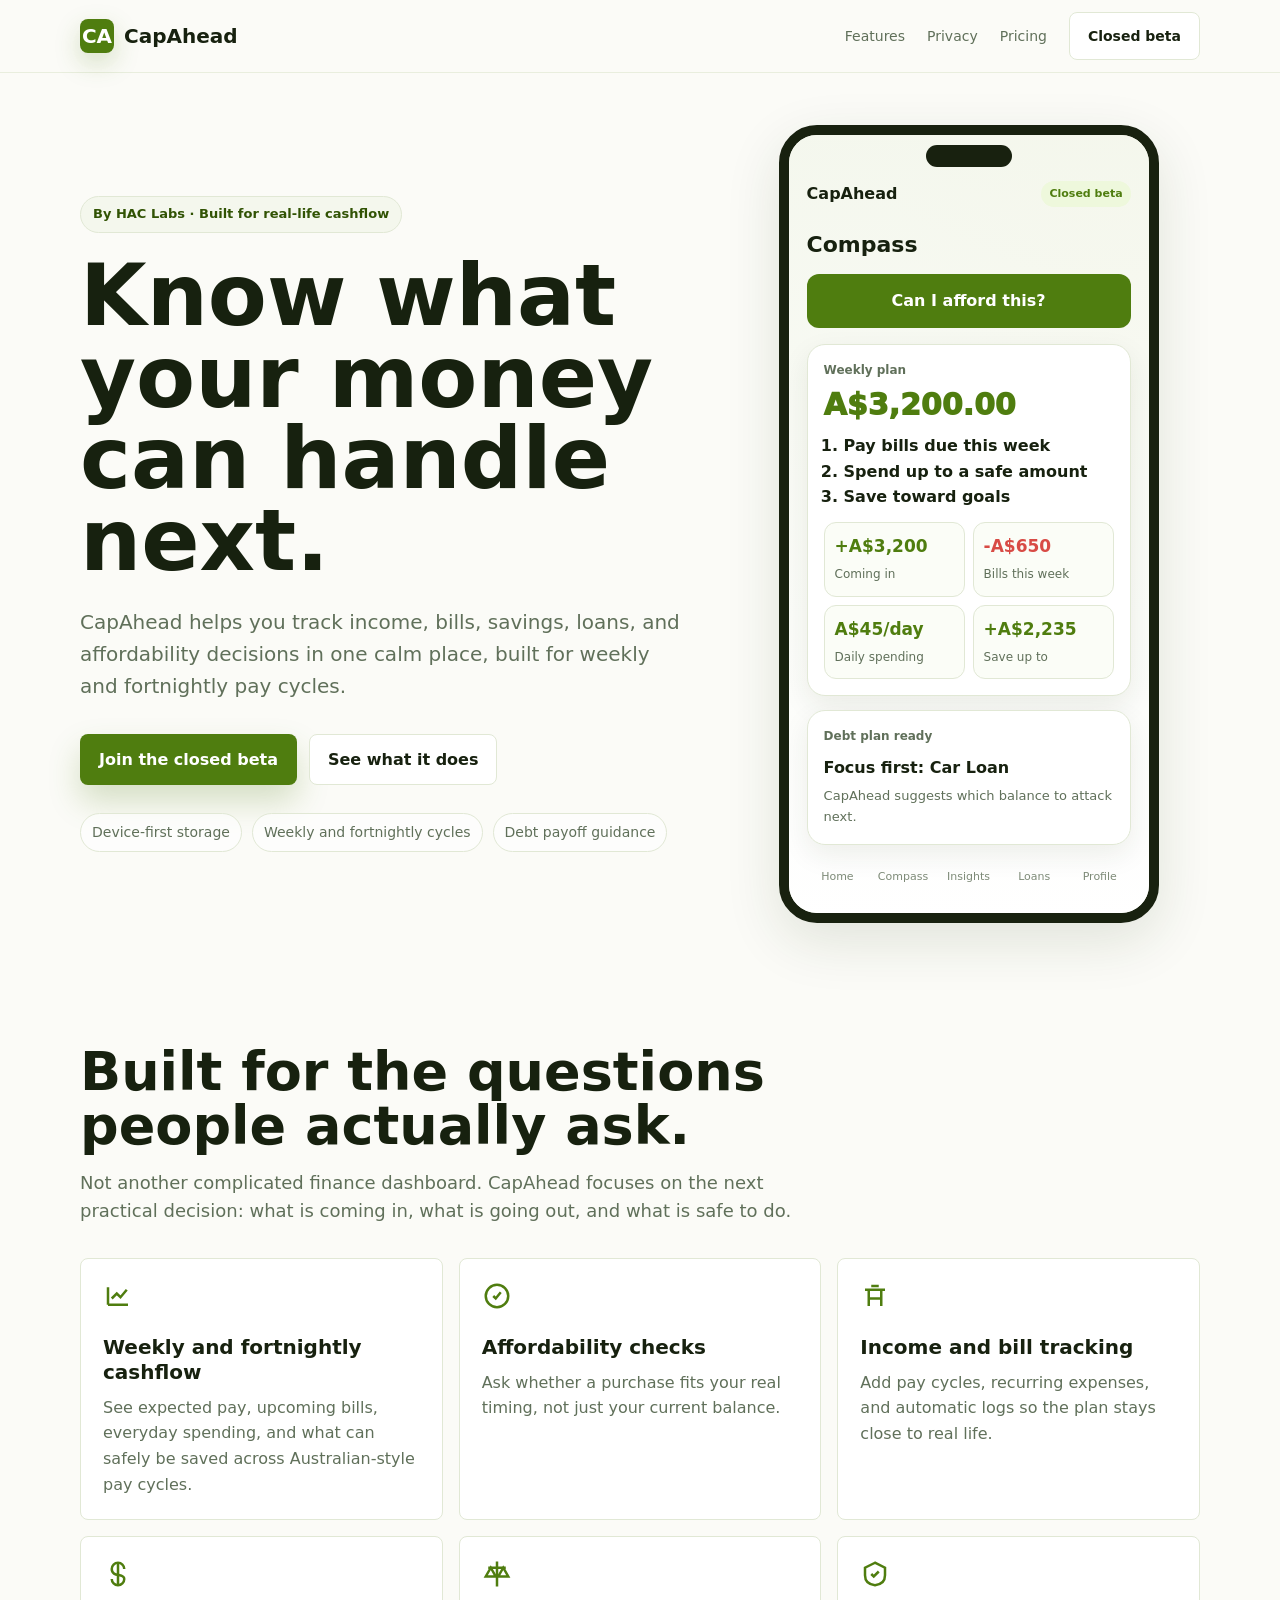
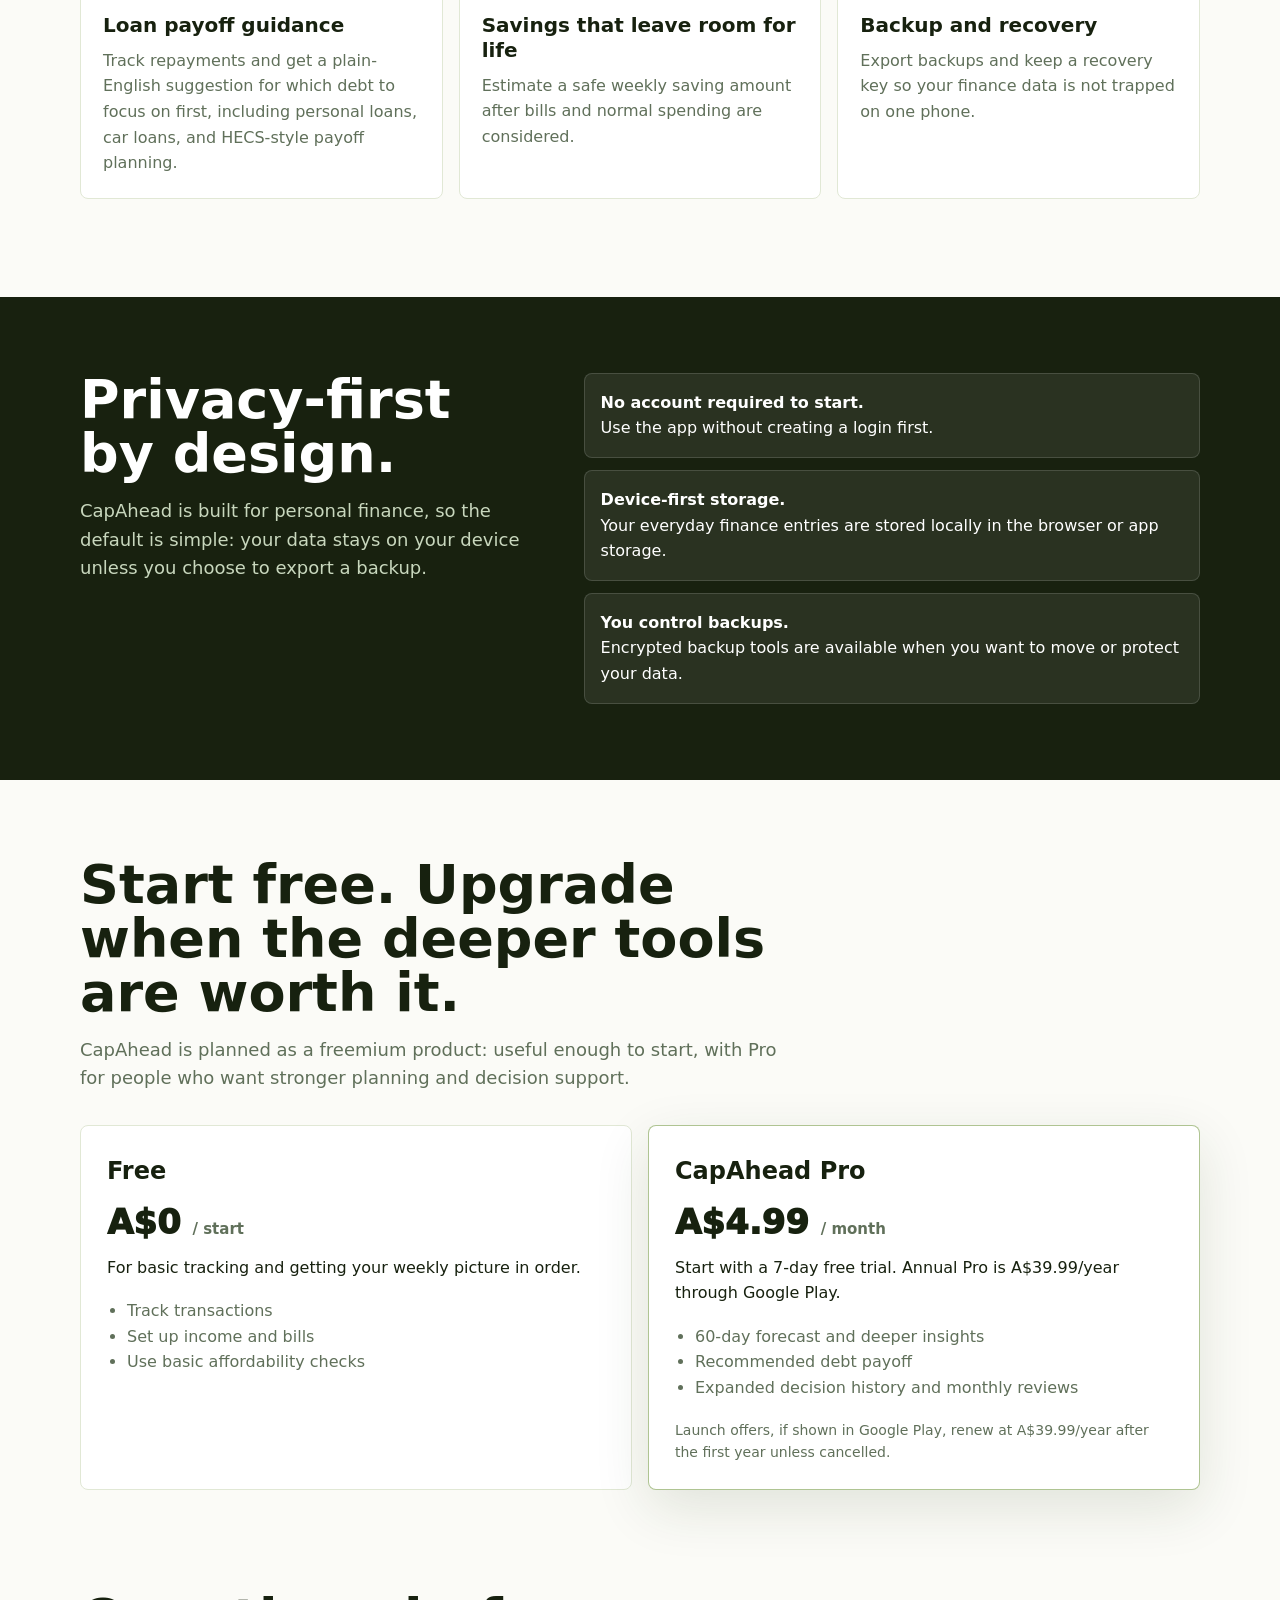
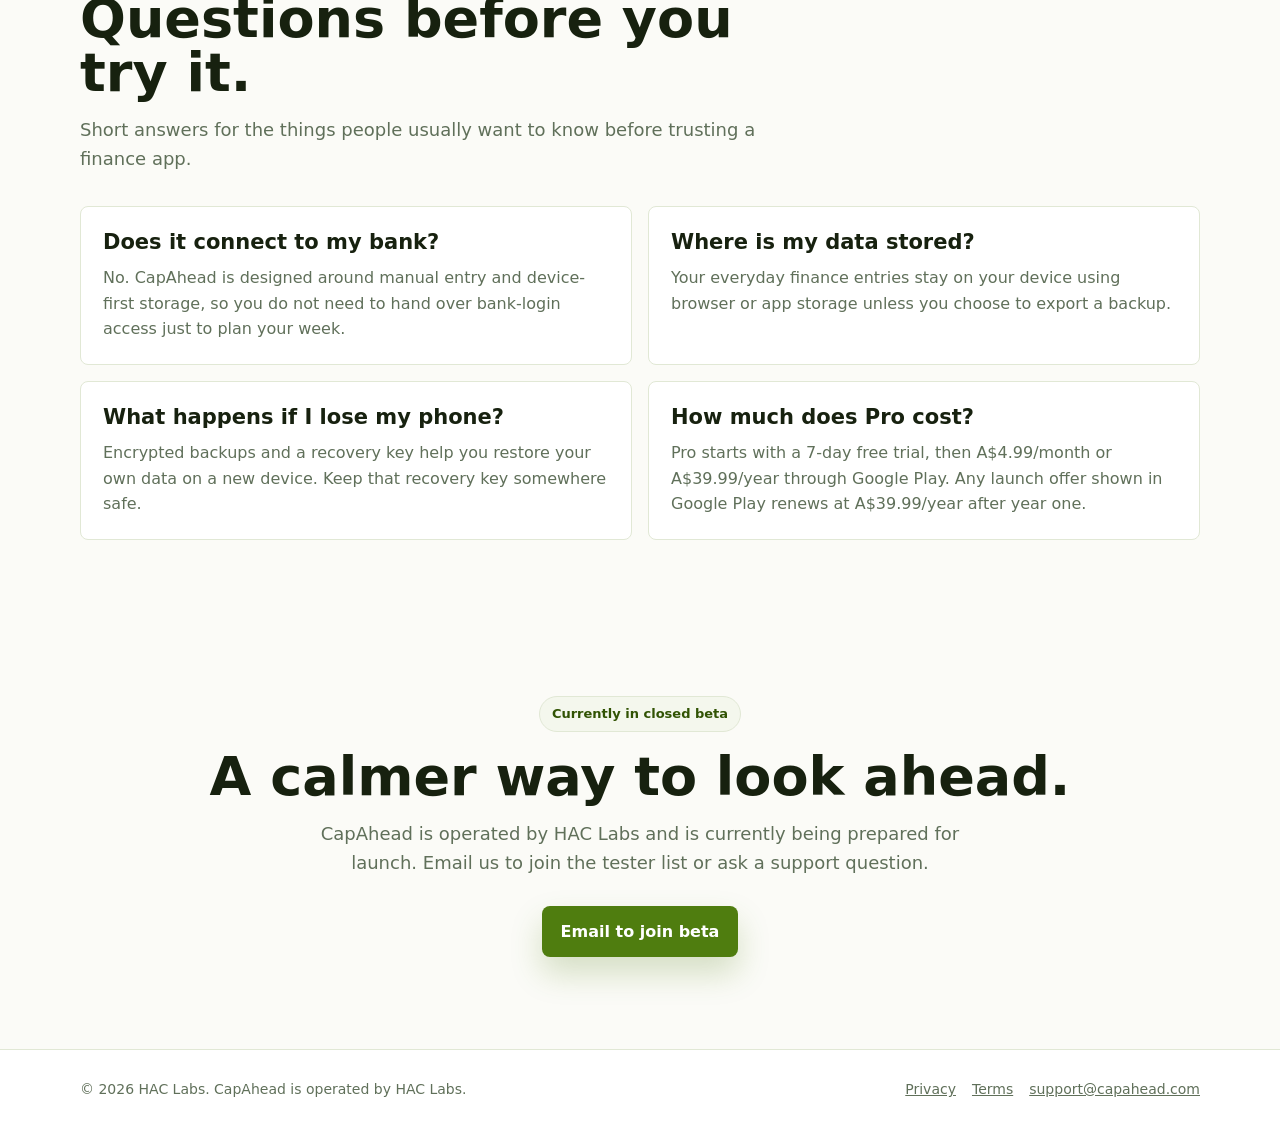
<file: index.html>
<!doctype html>
<html lang="en-AU">
<head>
  <meta charset="utf-8">
  <meta name="viewport" content="width=device-width, initial-scale=1">
  <meta name="description" content="CapAhead is a privacy-first budget planner for weekly and fortnightly pay cycles, bills, affordability checks, savings, and debt payoff.">
  <meta name="theme-color" content="#4f7d0f">
  <meta property="og:title" content="CapAhead — Budget planner">
  <meta property="og:description" content="A calmer budget planner for weekly and fortnightly pay, bills, savings, and debt payoff.">
  <meta property="og:type" content="website">
  <meta property="og:url" content="https://capahead.com/">
  <meta property="og:image" content="https://capahead.com/og-image.png">
  <meta name="twitter:card" content="summary_large_image">
  <link rel="canonical" href="https://capahead.com/">
  <link rel="icon" href="/favicon.svg" type="image/svg+xml">
  <title>CapAhead - Budget Planner for Weekly &amp; Fortnightly Pay | HAC Labs</title>
  <link rel="stylesheet" href="styles.css">
  <script type="application/ld+json">
  {
    "@context": "https://schema.org",
    "@type": "SoftwareApplication",
    "name": "CapAhead",
    "applicationCategory": "FinanceApplication",
    "operatingSystem": "Android",
    "url": "https://capahead.com/",
    "description": "A privacy-first budget planner for weekly and fortnightly pay cycles, bills, affordability checks, savings, and debt payoff.",
    "offers": [
      {
        "@type": "Offer",
        "name": "CapAhead Free",
        "price": "0",
        "priceCurrency": "AUD"
      },
      {
        "@type": "Offer",
        "name": "CapAhead Pro monthly",
        "price": "4.99",
        "priceCurrency": "AUD"
      },
      {
        "@type": "Offer",
        "name": "CapAhead Pro annual",
        "price": "39.99",
        "priceCurrency": "AUD"
      }
    ],
    "publisher": {
      "@type": "Organization",
      "name": "HAC Labs",
      "url": "https://capahead.com/"
    }
  }
  </script>
</head>
<body>
  <a class="skip-link" href="#main">Skip to main content</a>

  <header class="site-header">
    <nav class="nav" aria-label="Main navigation">
      <a class="brand" href="/" aria-label="CapAhead home">
        <span class="brand-mark" aria-hidden="true">CA</span>
        <span>CapAhead</span>
      </a>
      <div class="nav-links">
        <a href="#features">Features</a>
        <a href="#privacy">Privacy</a>
        <a href="#pricing">Pricing</a>
        <a class="button secondary" href="#signup">Closed beta</a>
      </div>
    </nav>
  </header>

  <main id="main">
    <section class="hero" aria-labelledby="hero-title">
      <div>
        <div class="eyebrow">By HAC Labs &middot; Built for real-life cashflow</div>
        <h1 id="hero-title">Know what your money can handle next.</h1>
        <p class="hero-copy">
          CapAhead helps you track income, bills, savings, loans, and affordability decisions in one calm place, built for weekly and fortnightly pay cycles.
        </p>
        <div class="hero-actions">
          <a class="button primary" href="#signup">Join the closed beta</a>
          <a class="button secondary" href="#features">See what it does</a>
        </div>
        <div class="trust-row" aria-label="Product highlights">
          <span>Device-first storage</span>
          <span>Weekly and fortnightly cycles</span>
          <span>Debt payoff guidance</span>
        </div>
      </div>

      <div class="phone-shell" aria-label="CapAhead product preview">
        <div class="app-preview">
          <div class="app-top">
            <span>CapAhead</span>
            <small>Closed beta</small>
          </div>
          <div class="screen-title">Compass</div>
          <div class="app-cta">Can I afford this?</div>

          <div class="preview-panel">
            <div class="panel-label">Weekly plan</div>
            <div class="big-money">A$3,200.00</div>
            <ol class="plan-list">
              <li>Pay bills due this week</li>
              <li>Spend up to a safe amount</li>
              <li>Save toward goals</li>
            </ol>
            <div class="metric-grid">
              <div class="metric">
                <b>+A$3,200</b>
                <span>Coming in</span>
              </div>
              <div class="metric">
                <b class="danger">-A$650</b>
                <span>Bills this week</span>
              </div>
              <div class="metric">
                <b>A$45/day</b>
                <span>Daily spending</span>
              </div>
              <div class="metric">
                <b>+A$2,235</b>
                <span>Save up to</span>
              </div>
            </div>
          </div>

          <div class="preview-panel">
            <div class="panel-label">Debt plan ready</div>
            <strong>Focus first: Car Loan</strong>
            <p>CapAhead suggests which balance to attack next.</p>
          </div>

          <div class="nav-preview" aria-hidden="true">
            <span>Home</span>
            <span>Compass</span>
            <span>Insights</span>
            <span>Loans</span>
            <span>Profile</span>
          </div>
        </div>
      </div>
    </section>

    <section class="section" id="features" aria-labelledby="features-title">
      <div class="section-head">
        <h2 id="features-title">Built for the questions people actually ask.</h2>
        <p>Not another complicated finance dashboard. CapAhead focuses on the next practical decision: what is coming in, what is going out, and what is safe to do.</p>
      </div>

      <div class="feature-grid">
        <article class="feature">
          <svg viewBox="0 0 24 24" aria-hidden="true" fill="none" stroke="currentColor" stroke-width="2"><path d="M4 19V5"/><path d="M4 19h16"/><path d="m7 14 4-4 3 3 5-6"/></svg>
          <h3>Weekly and fortnightly cashflow</h3>
          <p>See expected pay, upcoming bills, everyday spending, and what can safely be saved across Australian-style pay cycles.</p>
        </article>

        <article class="feature">
          <svg viewBox="0 0 24 24" aria-hidden="true" fill="none" stroke="currentColor" stroke-width="2"><circle cx="12" cy="12" r="9"/><path d="M9 12l2 2 4-5"/></svg>
          <h3>Affordability checks</h3>
          <p>Ask whether a purchase fits your real timing, not just your current balance.</p>
        </article>

        <article class="feature">
          <svg viewBox="0 0 24 24" aria-hidden="true" fill="none" stroke="currentColor" stroke-width="2"><path d="M4 7h16"/><path d="M7 7v13"/><path d="M17 7v13"/><path d="M9 4h6"/><path d="M8 14h8"/></svg>
          <h3>Income and bill tracking</h3>
          <p>Add pay cycles, recurring expenses, and automatic logs so the plan stays close to real life.</p>
        </article>

        <article class="feature">
          <svg viewBox="0 0 24 24" aria-hidden="true" fill="none" stroke="currentColor" stroke-width="2"><path d="M12 3v18"/><path d="M17 8a5 5 0 0 0-10 0c0 7 10 3 10 8a5 5 0 0 1-10 0"/></svg>
          <h3>Loan payoff guidance</h3>
          <p>Track repayments and get a plain-English suggestion for which debt to focus on first, including personal loans, car loans, and HECS-style payoff planning.</p>
        </article>

        <article class="feature">
          <svg viewBox="0 0 24 24" aria-hidden="true" fill="none" stroke="currentColor" stroke-width="2"><path d="M12 2v20"/><path d="M5 7h14"/><path d="M7 7l-4 7h8L7 7Z"/><path d="M17 7l-4 7h8l-4-7Z"/></svg>
          <h3>Savings that leave room for life</h3>
          <p>Estimate a safe weekly saving amount after bills and normal spending are considered.</p>
        </article>

        <article class="feature">
          <svg viewBox="0 0 24 24" aria-hidden="true" fill="none" stroke="currentColor" stroke-width="2"><path d="M12 3 4 7v6c0 5 3.5 7.5 8 8 4.5-.5 8-3 8-8V7l-8-4Z"/><path d="M9 12l2 2 4-4"/></svg>
          <h3>Backup and recovery</h3>
          <p>Export backups and keep a recovery key so your finance data is not trapped on one phone.</p>
        </article>
      </div>
    </section>

    <section class="band" id="privacy" aria-labelledby="privacy-title">
      <div class="band-inner">
        <div>
          <h2 id="privacy-title">Privacy-first by design.</h2>
          <p>CapAhead is built for personal finance, so the default is simple: your data stays on your device unless you choose to export a backup.</p>
        </div>
        <ul class="privacy-list">
          <li><strong>No account required to start.</strong><br>Use the app without creating a login first.</li>
          <li><strong>Device-first storage.</strong><br>Your everyday finance entries are stored locally in the browser or app storage.</li>
          <li><strong>You control backups.</strong><br>Encrypted backup tools are available when you want to move or protect your data.</li>
        </ul>
      </div>
    </section>

    <section class="section" id="pricing" aria-labelledby="pricing-title">
      <div class="section-head">
        <h2 id="pricing-title">Start free. Upgrade when the deeper tools are worth it.</h2>
        <p>CapAhead is planned as a freemium product: useful enough to start, with Pro for people who want stronger planning and decision support.</p>
      </div>

      <div class="pricing">
        <article class="plan">
          <h3>Free</h3>
          <div class="price">A$0 <span>/ start</span></div>
          <p>For basic tracking and getting your weekly picture in order.</p>
          <ul>
            <li>Track transactions</li>
            <li>Set up income and bills</li>
            <li>Use basic affordability checks</li>
          </ul>
        </article>

        <article class="plan pro">
          <h3>CapAhead Pro</h3>
          <div class="price">A$4.99 <span>/ month</span></div>
          <p>Start with a 7-day free trial. Annual Pro is A$39.99/year through Google Play.</p>
          <ul>
            <li>60-day forecast and deeper insights</li>
            <li>Recommended debt payoff</li>
            <li>Expanded decision history and monthly reviews</li>
          </ul>
          <p class="plan-note">Launch offers, if shown in Google Play, renew at A$39.99/year after the first year unless cancelled.</p>
        </article>
      </div>
    </section>

    <section class="section faq" id="faq" aria-labelledby="faq-title">
      <div class="section-head">
        <h2 id="faq-title">Questions before you try it.</h2>
        <p>Short answers for the things people usually want to know before trusting a finance app.</p>
      </div>

      <div class="faq-grid">
        <article class="faq-item">
          <h3>Does it connect to my bank?</h3>
          <p>No. CapAhead is designed around manual entry and device-first storage, so you do not need to hand over bank-login access just to plan your week.</p>
        </article>

        <article class="faq-item">
          <h3>Where is my data stored?</h3>
          <p>Your everyday finance entries stay on your device using browser or app storage unless you choose to export a backup.</p>
        </article>

        <article class="faq-item">
          <h3>What happens if I lose my phone?</h3>
          <p>Encrypted backups and a recovery key help you restore your own data on a new device. Keep that recovery key somewhere safe.</p>
        </article>

        <article class="faq-item">
          <h3>How much does Pro cost?</h3>
          <p>Pro starts with a 7-day free trial, then A$4.99/month or A$39.99/year through Google Play. Any launch offer shown in Google Play renews at A$39.99/year after year one.</p>
        </article>
      </div>
    </section>

    <section class="section final-cta" id="signup" aria-labelledby="final-title">
      <div class="status-pill">Currently in closed beta</div>
      <h2 id="final-title">A calmer way to look ahead.</h2>
      <p>CapAhead is operated by HAC Labs and is currently being prepared for launch. Email us to join the tester list or ask a support question.</p>
      <a class="button primary" href="mailto:support@capahead.com?subject=CapAhead%20closed%20beta">Email to join beta</a>
    </section>
  </main>

  <footer class="site-footer">
    <div class="footer-inner">
      <div>&copy; 2026 HAC Labs. CapAhead is operated by HAC Labs.</div>
      <div class="footer-links">
        <a href="privacy.html">Privacy</a>
        <a href="terms.html">Terms</a>
        <a href="mailto:support@capahead.com">support@capahead.com</a>
      </div>
    </div>
  </footer>
</body>
</html>
</file>
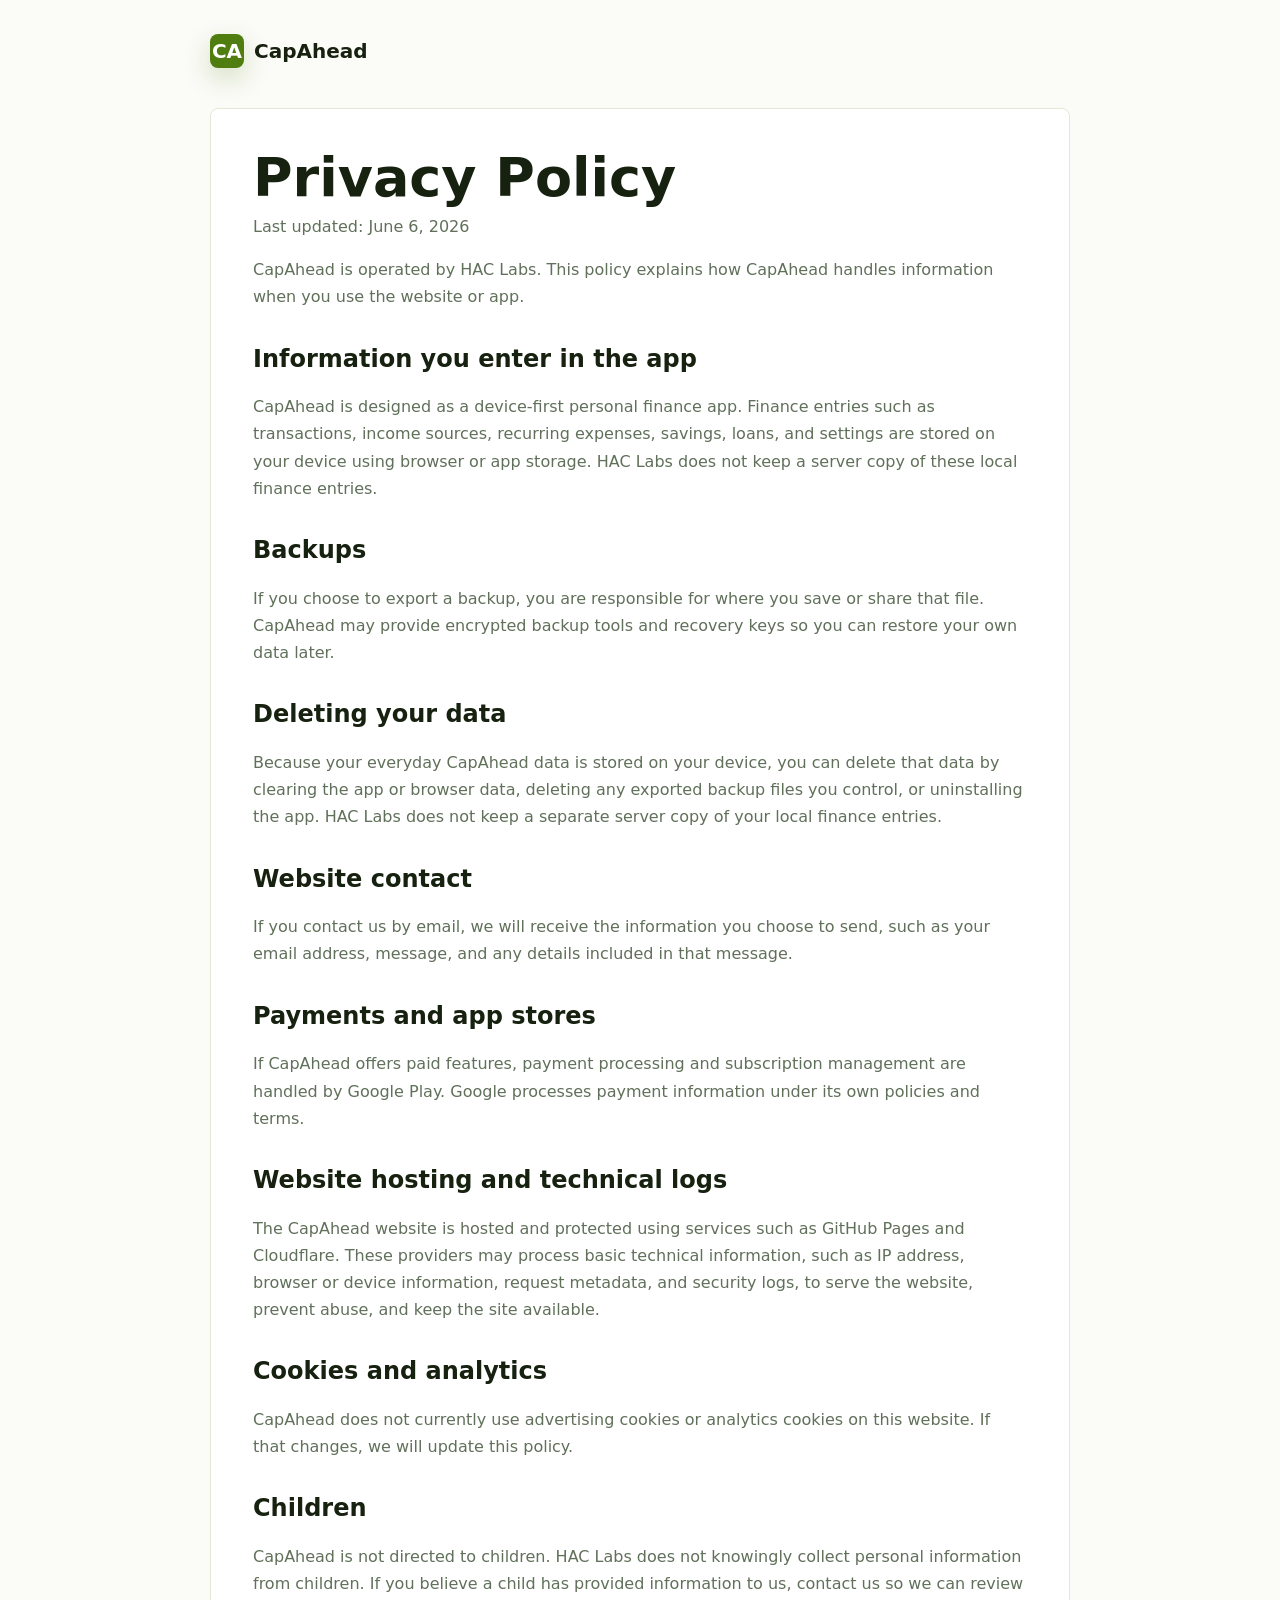
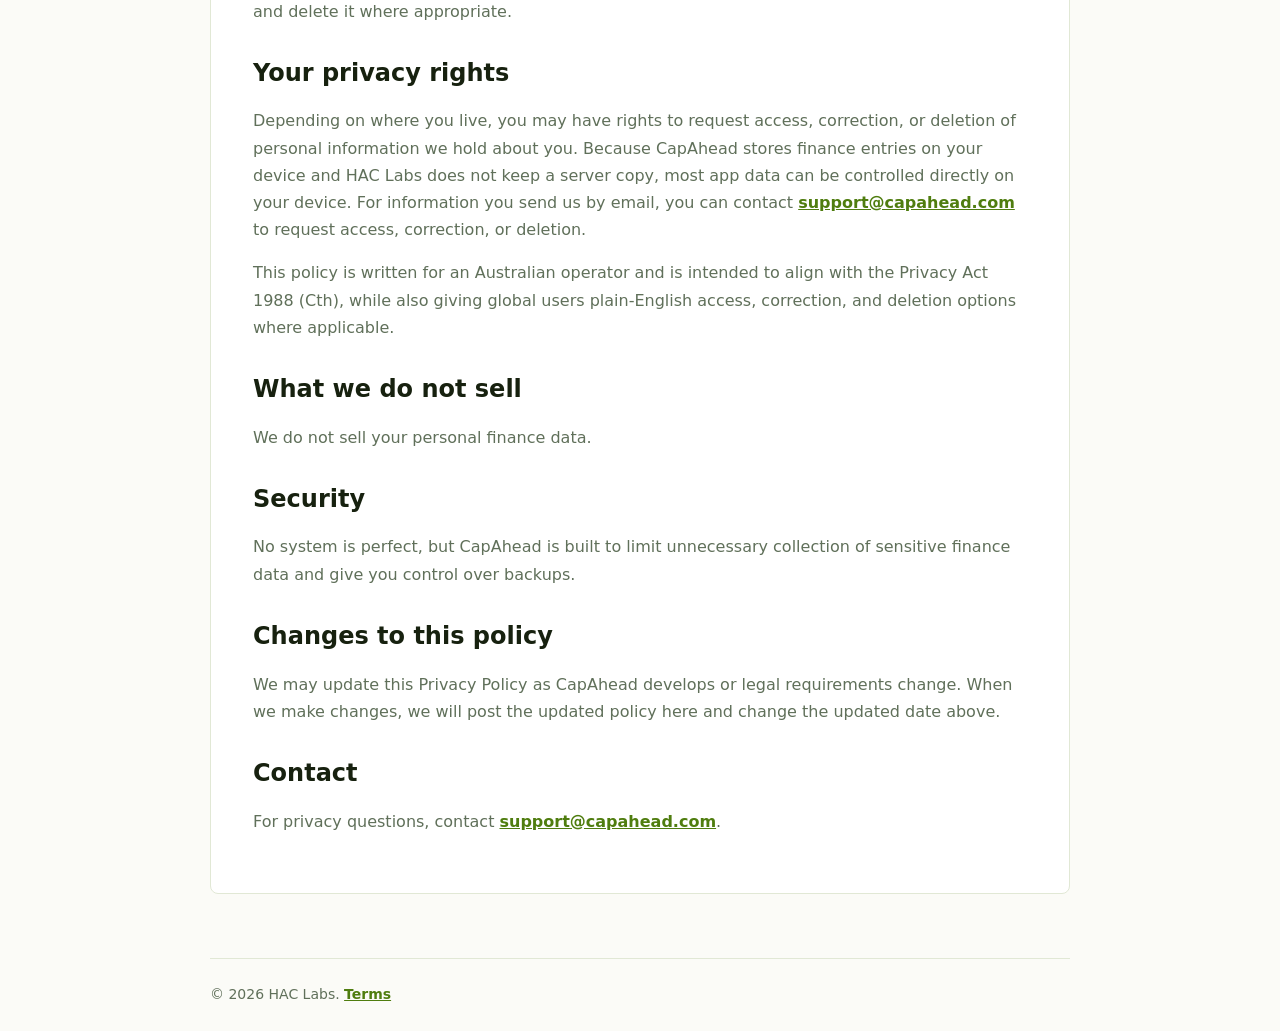
<file: privacy.html>
<!doctype html>
<html lang="en-AU">
<head>
  <meta charset="utf-8">
  <meta name="viewport" content="width=device-width, initial-scale=1">
  <meta name="description" content="Privacy Policy for CapAhead by HAC Labs.">
  <link rel="canonical" href="https://capahead.com/privacy.html">
  <link rel="icon" href="/favicon.svg" type="image/svg+xml">
  <title>Privacy Policy | CapAhead</title>
  <link rel="stylesheet" href="legal.css">
</head>
<body>
  <header>
    <a class="brand" href="/" aria-label="CapAhead home">
      <span class="brand-mark" aria-hidden="true">CA</span>
      <span>CapAhead</span>
    </a>
  </header>
  <main>
    <article class="doc">
      <h1>Privacy Policy</h1>
      <p class="updated">Last updated: June 6, 2026</p>

      <p>CapAhead is operated by HAC Labs. This policy explains how CapAhead handles information when you use the website or app.</p>

      <h2>Information you enter in the app</h2>
      <p>CapAhead is designed as a device-first personal finance app. Finance entries such as transactions, income sources, recurring expenses, savings, loans, and settings are stored on your device using browser or app storage. HAC Labs does not keep a server copy of these local finance entries.</p>

      <h2>Backups</h2>
      <p>If you choose to export a backup, you are responsible for where you save or share that file. CapAhead may provide encrypted backup tools and recovery keys so you can restore your own data later.</p>

      <h2>Deleting your data</h2>
      <p>Because your everyday CapAhead data is stored on your device, you can delete that data by clearing the app or browser data, deleting any exported backup files you control, or uninstalling the app. HAC Labs does not keep a separate server copy of your local finance entries.</p>

      <h2>Website contact</h2>
      <p>If you contact us by email, we will receive the information you choose to send, such as your email address, message, and any details included in that message.</p>

      <h2>Payments and app stores</h2>
      <p>If CapAhead offers paid features, payment processing and subscription management are handled by Google Play. Google processes payment information under its own policies and terms.</p>

      <h2>Website hosting and technical logs</h2>
      <p>The CapAhead website is hosted and protected using services such as GitHub Pages and Cloudflare. These providers may process basic technical information, such as IP address, browser or device information, request metadata, and security logs, to serve the website, prevent abuse, and keep the site available.</p>

      <h2>Cookies and analytics</h2>
      <p>CapAhead does not currently use advertising cookies or analytics cookies on this website. If that changes, we will update this policy.</p>

      <h2>Children</h2>
      <p>CapAhead is not directed to children. HAC Labs does not knowingly collect personal information from children. If you believe a child has provided information to us, contact us so we can review and delete it where appropriate.</p>

      <h2>Your privacy rights</h2>
      <p>Depending on where you live, you may have rights to request access, correction, or deletion of personal information we hold about you. Because CapAhead stores finance entries on your device and HAC Labs does not keep a server copy, most app data can be controlled directly on your device. For information you send us by email, you can contact <a href="mailto:support@capahead.com">support@capahead.com</a> to request access, correction, or deletion.</p>
      <p>This policy is written for an Australian operator and is intended to align with the Privacy Act 1988 (Cth), while also giving global users plain-English access, correction, and deletion options where applicable.</p>

      <h2>What we do not sell</h2>
      <p>We do not sell your personal finance data.</p>

      <h2>Security</h2>
      <p>No system is perfect, but CapAhead is built to limit unnecessary collection of sensitive finance data and give you control over backups.</p>

      <h2>Changes to this policy</h2>
      <p>We may update this Privacy Policy as CapAhead develops or legal requirements change. When we make changes, we will post the updated policy here and change the updated date above.</p>

      <h2>Contact</h2>
      <p>For privacy questions, contact <a href="mailto:support@capahead.com">support@capahead.com</a>.</p>
    </article>
  </main>
  <footer>&copy; 2026 HAC Labs. <a href="terms.html">Terms</a></footer>
</body>
</html>
</file>
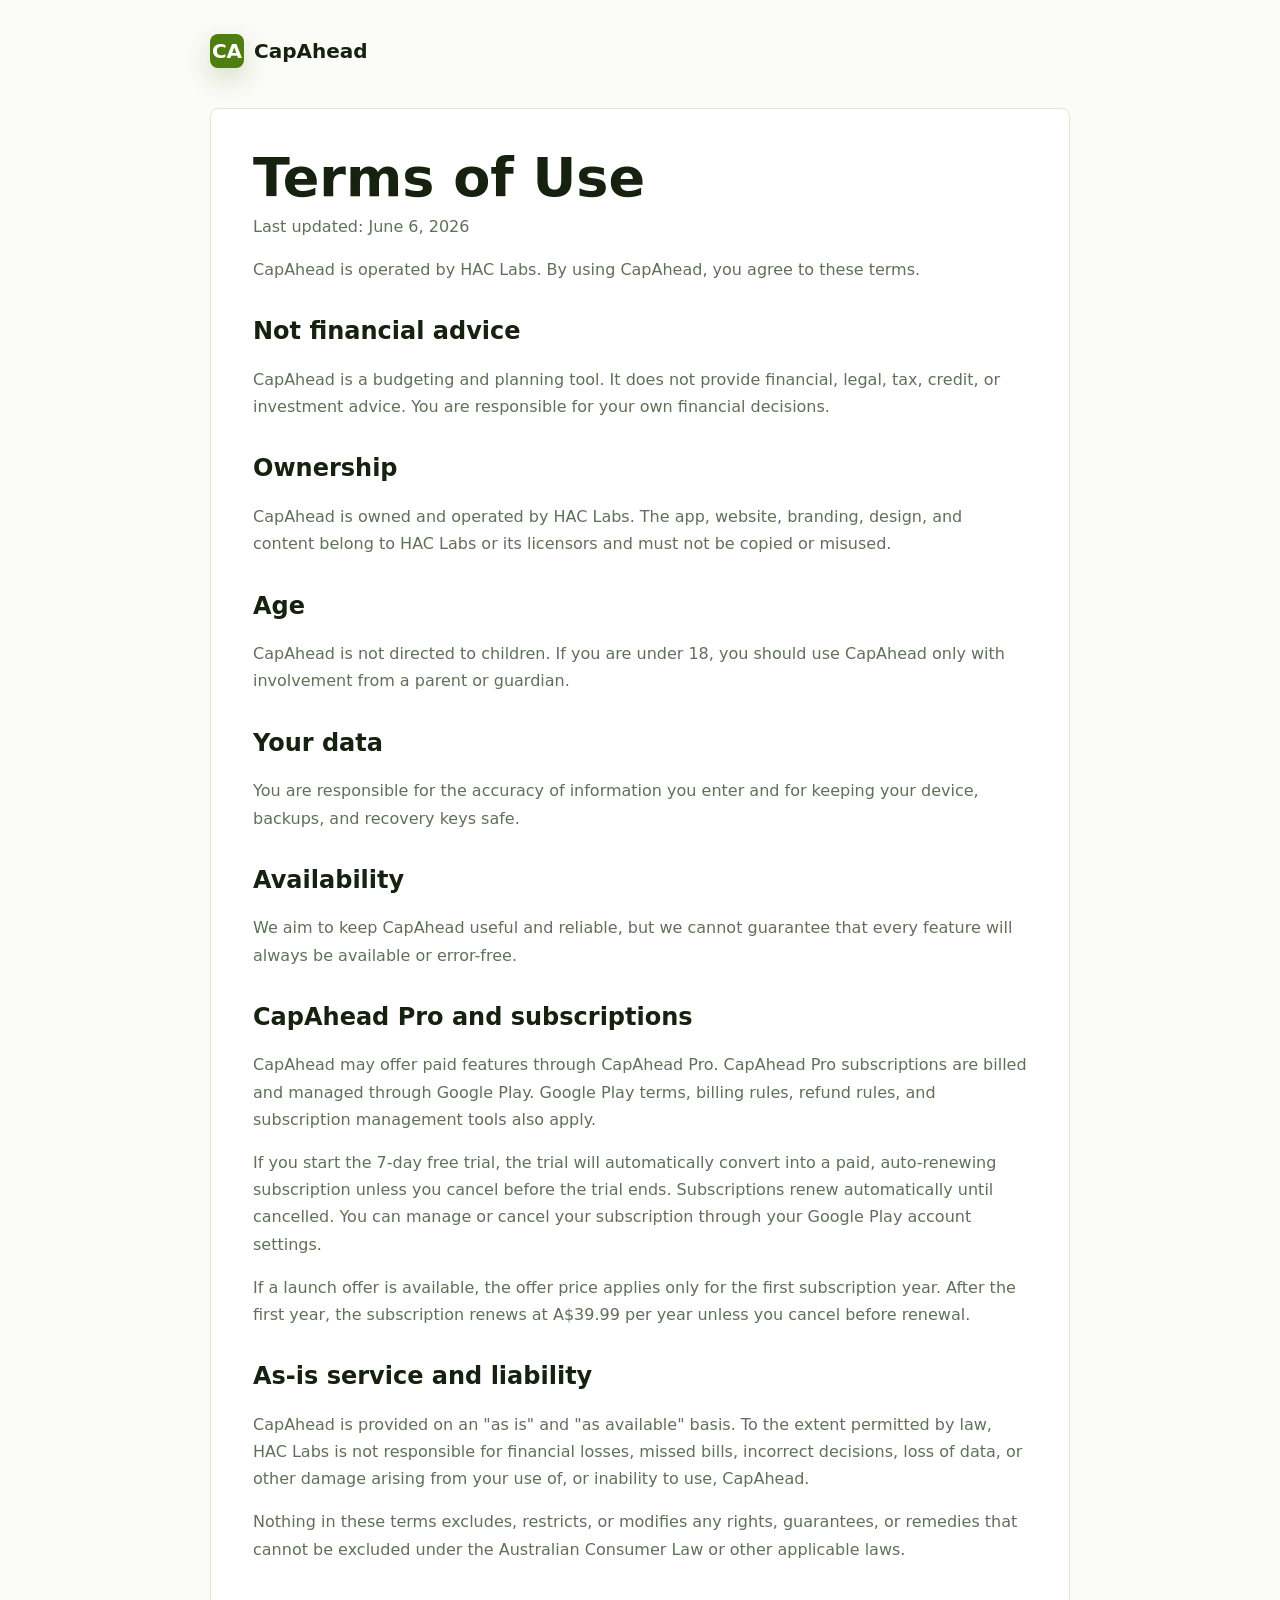
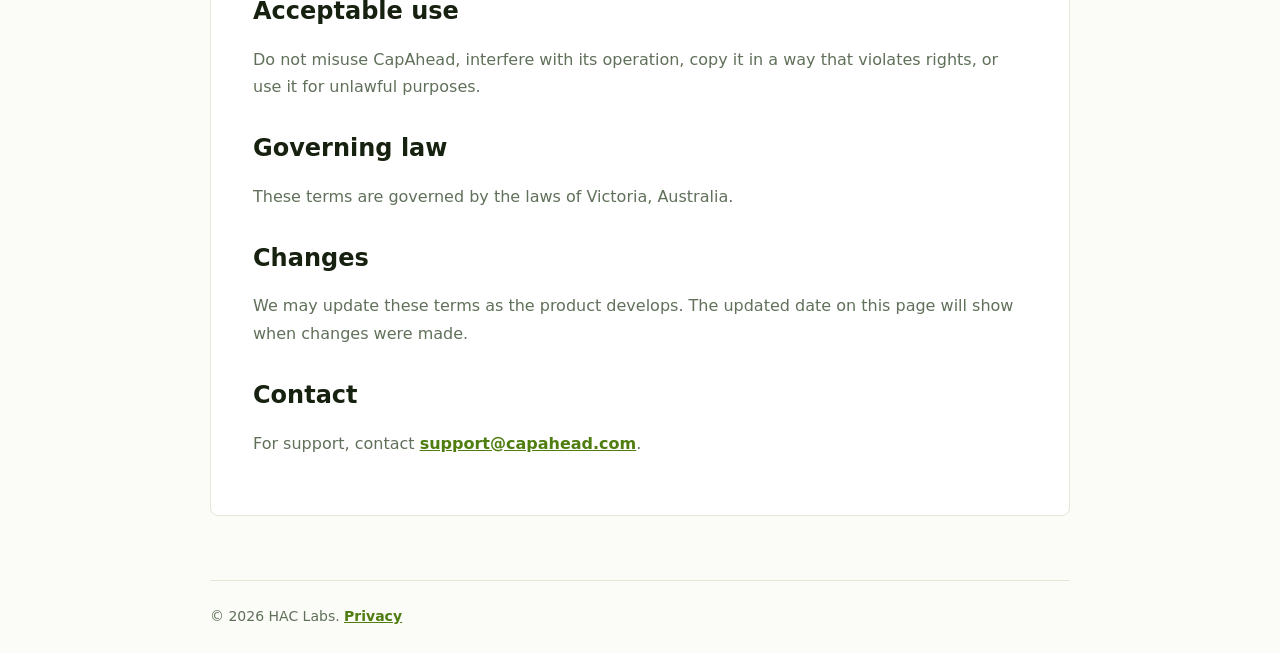
<file: terms.html>
<!doctype html>
<html lang="en-AU">
<head>
  <meta charset="utf-8">
  <meta name="viewport" content="width=device-width, initial-scale=1">
  <meta name="description" content="Terms of Use for CapAhead by HAC Labs.">
  <link rel="canonical" href="https://capahead.com/terms.html">
  <link rel="icon" href="/favicon.svg" type="image/svg+xml">
  <title>Terms of Use | CapAhead</title>
  <link rel="stylesheet" href="legal.css">
</head>
<body>
  <header>
    <a class="brand" href="/" aria-label="CapAhead home">
      <span class="brand-mark" aria-hidden="true">CA</span>
      <span>CapAhead</span>
    </a>
  </header>
  <main>
    <article class="doc">
      <h1>Terms of Use</h1>
      <p class="updated">Last updated: June 6, 2026</p>

      <p>CapAhead is operated by HAC Labs. By using CapAhead, you agree to these terms.</p>

      <h2>Not financial advice</h2>
      <p>CapAhead is a budgeting and planning tool. It does not provide financial, legal, tax, credit, or investment advice. You are responsible for your own financial decisions.</p>

      <h2>Ownership</h2>
      <p>CapAhead is owned and operated by HAC Labs. The app, website, branding, design, and content belong to HAC Labs or its licensors and must not be copied or misused.</p>

      <h2>Age</h2>
      <p>CapAhead is not directed to children. If you are under 18, you should use CapAhead only with involvement from a parent or guardian.</p>

      <h2>Your data</h2>
      <p>You are responsible for the accuracy of information you enter and for keeping your device, backups, and recovery keys safe.</p>

      <h2>Availability</h2>
      <p>We aim to keep CapAhead useful and reliable, but we cannot guarantee that every feature will always be available or error-free.</p>

      <h2>CapAhead Pro and subscriptions</h2>
      <p>CapAhead may offer paid features through CapAhead Pro. CapAhead Pro subscriptions are billed and managed through Google Play. Google Play terms, billing rules, refund rules, and subscription management tools also apply.</p>
      <p>If you start the 7-day free trial, the trial will automatically convert into a paid, auto-renewing subscription unless you cancel before the trial ends. Subscriptions renew automatically until cancelled. You can manage or cancel your subscription through your Google Play account settings.</p>
      <p>If a launch offer is available, the offer price applies only for the first subscription year. After the first year, the subscription renews at A$39.99 per year unless you cancel before renewal.</p>

      <h2>As-is service and liability</h2>
      <p>CapAhead is provided on an "as is" and "as available" basis. To the extent permitted by law, HAC Labs is not responsible for financial losses, missed bills, incorrect decisions, loss of data, or other damage arising from your use of, or inability to use, CapAhead.</p>
      <p>Nothing in these terms excludes, restricts, or modifies any rights, guarantees, or remedies that cannot be excluded under the Australian Consumer Law or other applicable laws.</p>

      <h2>Acceptable use</h2>
      <p>Do not misuse CapAhead, interfere with its operation, copy it in a way that violates rights, or use it for unlawful purposes.</p>

      <h2>Governing law</h2>
      <p>These terms are governed by the laws of Victoria, Australia.</p>

      <h2>Changes</h2>
      <p>We may update these terms as the product develops. The updated date on this page will show when changes were made.</p>

      <h2>Contact</h2>
      <p>For support, contact <a href="mailto:support@capahead.com">support@capahead.com</a>.</p>
    </article>
  </main>
  <footer>&copy; 2026 HAC Labs. <a href="privacy.html">Privacy</a></footer>
</body>
</html>
</file>
<file: styles.css>
:root {
  color-scheme: light;
  --bg: #fbfbf7;
  --surface: #ffffff;
  --surface-soft: #f4f7ed;
  --text: #17210f;
  --muted: #60705a;
  --line: #e1e8d5;
  --primary: #4f7d0f;
  --primary-dark: #315304;
  --accent: #e8b44d;
  --danger: #d84b45;
  --shadow: 0 18px 55px rgba(35, 54, 18, 0.12);
  --radius: 8px;
  font-family: Inter, ui-sans-serif, system-ui, -apple-system, BlinkMacSystemFont, "Segoe UI", sans-serif;
}

* { box-sizing: border-box; }

html { scroll-behavior: smooth; }

body {
  margin: 0;
  background: var(--bg);
  color: var(--text);
  line-height: 1.6;
}

a { color: inherit; }

.skip-link {
  position: absolute;
  left: 16px;
  top: -48px;
  z-index: 10;
  background: var(--text);
  color: white;
  padding: 10px 14px;
  border-radius: 6px;
}

.skip-link:focus { top: 12px; }

.site-header {
  position: sticky;
  top: 0;
  z-index: 5;
  background: rgba(251, 251, 247, 0.92);
  backdrop-filter: blur(16px);
  border-bottom: 1px solid rgba(225, 232, 213, 0.7);
}

.nav {
  width: min(1120px, calc(100% - 32px));
  min-height: 72px;
  margin: 0 auto;
  display: flex;
  align-items: center;
  justify-content: space-between;
  gap: 20px;
}

.brand {
  display: inline-flex;
  align-items: center;
  gap: 10px;
  text-decoration: none;
  font-weight: 800;
  font-size: 20px;
}

.brand-mark {
  width: 34px;
  height: 34px;
  display: grid;
  place-items: center;
  border-radius: 8px;
  background: var(--primary);
  color: #fff;
  font-weight: 900;
  letter-spacing: 0;
  box-shadow: 0 10px 26px rgba(79, 125, 15, 0.22);
}

.nav-links {
  display: flex;
  align-items: center;
  gap: 22px;
  font-size: 14px;
  color: var(--muted);
}

.nav-links a {
  text-decoration: none;
  min-height: 44px;
  display: inline-flex;
  align-items: center;
}

.nav-links a:hover { color: var(--text); }

.button {
  min-height: 48px;
  display: inline-flex;
  align-items: center;
  justify-content: center;
  gap: 10px;
  border: 1px solid transparent;
  border-radius: 8px;
  padding: 12px 18px;
  font-weight: 800;
  text-decoration: none;
  cursor: pointer;
  transition: transform 180ms ease, box-shadow 180ms ease, background 180ms ease;
}

.button:hover { transform: translateY(-1px); }

.button:focus-visible,
a:focus-visible {
  outline: 3px solid rgba(232, 180, 77, 0.75);
  outline-offset: 3px;
}

.button.primary {
  color: white;
  background: var(--primary);
  box-shadow: 0 16px 32px rgba(79, 125, 15, 0.22);
}

.button.primary:hover { background: var(--primary-dark); }

.button.secondary {
  background: white;
  border-color: var(--line);
  color: var(--text);
}

.hero {
  width: min(1120px, calc(100% - 32px));
  min-height: calc(100dvh - 72px);
  margin: 0 auto;
  display: grid;
  grid-template-columns: minmax(0, 1.02fr) minmax(330px, 0.78fr);
  gap: 52px;
  align-items: center;
  padding: 52px 0 44px;
}

.eyebrow {
  display: inline-flex;
  align-items: center;
  gap: 8px;
  color: var(--primary-dark);
  background: var(--surface-soft);
  border: 1px solid var(--line);
  border-radius: 999px;
  padding: 7px 12px;
  font-size: 13px;
  font-weight: 800;
  margin-bottom: 22px;
}

h1 {
  margin: 0;
  font-size: clamp(46px, 8vw, 86px);
  line-height: 0.95;
  letter-spacing: 0;
  max-width: 760px;
}

.hero-copy {
  margin: 24px 0 0;
  max-width: 650px;
  color: var(--muted);
  font-size: 20px;
}

.hero-actions {
  display: flex;
  flex-wrap: wrap;
  gap: 12px;
  margin-top: 32px;
}

.trust-row {
  display: flex;
  flex-wrap: wrap;
  gap: 10px;
  margin-top: 28px;
  color: var(--muted);
  font-size: 14px;
}

.trust-row span {
  border: 1px solid var(--line);
  background: rgba(255, 255, 255, 0.64);
  border-radius: 999px;
  padding: 7px 11px;
}

.phone-shell {
  width: min(380px, 100%);
  margin: 0 auto;
  border: 10px solid #18210f;
  border-radius: 38px;
  background: #f8faf2;
  box-shadow: var(--shadow);
  overflow: hidden;
  position: relative;
}

.phone-shell::before {
  content: "";
  position: absolute;
  top: 10px;
  left: 50%;
  width: 86px;
  height: 22px;
  transform: translateX(-50%);
  border-radius: 999px;
  background: #18210f;
  z-index: 2;
}

.app-preview {
  min-height: 720px;
  padding: 46px 18px 18px;
  background:
    linear-gradient(180deg, rgba(244, 247, 237, 0.94), rgba(255, 255, 255, 0.98)),
    radial-gradient(circle at 85% 18%, rgba(232, 180, 77, 0.22), transparent 30%);
}

.app-top {
  display: flex;
  align-items: center;
  justify-content: space-between;
  gap: 14px;
  margin-bottom: 20px;
  font-weight: 900;
}

.app-top small {
  color: var(--primary);
  background: #eef8dc;
  padding: 4px 8px;
  border-radius: 999px;
  font-size: 11px;
}

.screen-title {
  font-size: 22px;
  font-weight: 900;
  margin-bottom: 12px;
}

.app-cta {
  min-height: 54px;
  border-radius: 12px;
  display: grid;
  place-items: center;
  background: var(--primary);
  color: white;
  font-weight: 900;
  margin-bottom: 16px;
}

.preview-panel {
  background: white;
  border: 1px solid var(--line);
  border-radius: 18px;
  padding: 16px;
  margin-bottom: 14px;
  box-shadow: 0 10px 28px rgba(35, 54, 18, 0.08);
}

.panel-label {
  font-size: 12px;
  color: var(--muted);
  font-weight: 800;
  margin-bottom: 8px;
}

.big-money {
  font-size: 30px;
  color: var(--primary);
  font-weight: 950;
  line-height: 1.1;
}

.plan-list {
  padding-left: 20px;
  margin: 12px 0 0;
  font-weight: 750;
}

.metric-grid {
  display: grid;
  grid-template-columns: repeat(2, 1fr);
  gap: 8px;
  margin-top: 12px;
}

.metric {
  border: 1px solid var(--line);
  border-radius: 12px;
  padding: 10px;
  background: #fbfdf7;
}

.metric b {
  display: block;
  color: var(--primary);
  font-size: 17px;
}

.metric .danger { color: var(--danger); }

.metric span {
  color: var(--muted);
  font-size: 12px;
  line-height: 1.35;
}

.preview-panel p {
  margin: 6px 0 0;
  color: var(--muted);
  font-size: 13px;
}

.nav-preview {
  display: grid;
  grid-template-columns: repeat(5, 1fr);
  gap: 4px;
  color: #7d8a77;
  font-size: 11px;
  text-align: center;
  margin-top: 8px;
}

.nav-preview span {
  min-height: 36px;
  display: grid;
  place-items: center;
}

.section {
  width: min(1120px, calc(100% - 32px));
  margin: 0 auto;
  padding: 78px 0;
}

.section-head {
  max-width: 720px;
  margin-bottom: 32px;
}

h2 {
  margin: 0;
  font-size: clamp(32px, 5vw, 54px);
  line-height: 1;
  letter-spacing: 0;
}

.section-head p,
.band p {
  margin: 16px 0 0;
  color: var(--muted);
  font-size: 18px;
}

.feature-grid {
  display: grid;
  grid-template-columns: repeat(3, 1fr);
  gap: 16px;
}

.feature {
  background: var(--surface);
  border: 1px solid var(--line);
  border-radius: var(--radius);
  padding: 22px;
}

.feature svg {
  width: 30px;
  height: 30px;
  color: var(--primary);
  margin-bottom: 16px;
}

.feature h3 {
  margin: 0;
  font-size: 20px;
  line-height: 1.25;
}

.feature p {
  margin: 10px 0 0;
  color: var(--muted);
}

.band {
  background: #18210f;
  color: white;
  margin: 20px 0 0;
  padding: 76px 0;
}

.band-inner {
  width: min(1120px, calc(100% - 32px));
  margin: 0 auto;
  display: grid;
  grid-template-columns: 0.85fr 1.15fr;
  gap: 48px;
  align-items: start;
}

.band p { color: #c8d7bd; }

.privacy-list {
  display: grid;
  gap: 12px;
  margin: 0;
  padding: 0;
  list-style: none;
}

.privacy-list li {
  background: rgba(255, 255, 255, 0.08);
  border: 1px solid rgba(255, 255, 255, 0.14);
  border-radius: 8px;
  padding: 16px;
}

.pricing {
  display: grid;
  grid-template-columns: repeat(2, minmax(0, 1fr));
  gap: 16px;
  align-items: stretch;
}

.plan {
  background: white;
  border: 1px solid var(--line);
  border-radius: var(--radius);
  padding: 26px;
}

.plan.pro {
  border-color: rgba(79, 125, 15, 0.45);
  box-shadow: var(--shadow);
}

.plan h3 {
  margin: 0;
  font-size: 24px;
}

.price {
  margin: 14px 0;
  font-size: 34px;
  line-height: 1;
  font-weight: 950;
}

.price span {
  font-size: 15px;
  color: var(--muted);
  font-weight: 700;
}

.plan ul {
  margin: 18px 0 0;
  padding-left: 20px;
  color: var(--muted);
}

.plan-note {
  margin: 18px 0 0;
  color: var(--muted);
  font-size: 14px;
}

.faq {
  padding-top: 24px;
}

.faq-grid {
  display: grid;
  grid-template-columns: repeat(2, minmax(0, 1fr));
  gap: 16px;
}

.faq-item {
  background: white;
  border: 1px solid var(--line);
  border-radius: var(--radius);
  padding: 22px;
}

.faq-item h3 {
  margin: 0;
  font-size: 21px;
  line-height: 1.25;
}

.faq-item p {
  margin: 10px 0 0;
  color: var(--muted);
}

.final-cta {
  text-align: center;
  padding-bottom: 92px;
}

.status-pill {
  display: inline-flex;
  align-items: center;
  min-height: 36px;
  border: 1px solid var(--line);
  border-radius: 999px;
  padding: 6px 12px;
  margin-bottom: 18px;
  background: var(--surface-soft);
  color: var(--primary-dark);
  font-size: 13px;
  font-weight: 850;
}

.final-cta p {
  max-width: 650px;
  margin: 16px auto 28px;
  color: var(--muted);
  font-size: 18px;
}

.site-footer {
  border-top: 1px solid var(--line);
  padding: 28px 0;
  background: white;
}

.footer-inner {
  width: min(1120px, calc(100% - 32px));
  margin: 0 auto;
  display: flex;
  flex-wrap: wrap;
  justify-content: space-between;
  gap: 16px;
  color: var(--muted);
  font-size: 14px;
}

.footer-links {
  display: flex;
  flex-wrap: wrap;
  gap: 16px;
}

@media (max-width: 860px) {
  .nav-links a:not(.button) { display: none; }

  .hero {
    grid-template-columns: 1fr;
    min-height: auto;
    padding-top: 42px;
  }

  .hero-copy { font-size: 18px; }

  .phone-shell { max-width: 340px; }

  .feature-grid,
  .faq-grid,
  .band-inner,
  .pricing {
    grid-template-columns: 1fr;
  }
}

@media (max-width: 520px) {
  .nav { width: min(100% - 24px, 1120px); }
  .brand { font-size: 18px; }
  .nav-links { gap: 8px; }
  .nav-links .button { padding: 10px 12px; font-size: 14px; }
  .hero, .section, .band-inner, .footer-inner { width: min(100% - 24px, 1120px); }
  .hero-actions .button { width: 100%; }
  .app-preview { min-height: 660px; }
  .feature, .plan { padding: 20px; }
}

@media (prefers-reduced-motion: reduce) {
  *, *::before, *::after {
    scroll-behavior: auto !important;
    transition: none !important;
  }
}
</file>
<file: legal.css>
:root {
  --bg: #fbfbf7;
  --surface: #ffffff;
  --text: #17210f;
  --muted: #60705a;
  --line: #e1e8d5;
  --primary: #4f7d0f;
  font-family: Inter, ui-sans-serif, system-ui, -apple-system, BlinkMacSystemFont, "Segoe UI", sans-serif;
}

* { box-sizing: border-box; }

body {
  margin: 0;
  background: var(--bg);
  color: var(--text);
  line-height: 1.7;
}

header,
main,
footer {
  width: min(860px, calc(100% - 32px));
  margin: 0 auto;
}

header { padding: 34px 0 12px; }

main { padding: 28px 0 64px; }

footer {
  border-top: 1px solid var(--line);
  padding: 24px 0;
  color: var(--muted);
  font-size: 14px;
}

a {
  color: var(--primary);
  font-weight: 700;
}

.brand {
  display: inline-flex;
  align-items: center;
  gap: 10px;
  color: var(--text);
  text-decoration: none;
  font-weight: 900;
  font-size: 20px;
}

.brand-mark {
  width: 34px;
  height: 34px;
  display: grid;
  place-items: center;
  border-radius: 8px;
  background: var(--primary);
  color: #fff;
  font-weight: 900;
  letter-spacing: 0;
  box-shadow: 0 10px 26px rgba(79, 125, 15, 0.22);
}

.doc {
  background: var(--surface);
  border: 1px solid var(--line);
  border-radius: 8px;
  padding: clamp(22px, 5vw, 42px);
}

h1 {
  margin: 0 0 8px;
  font-size: clamp(34px, 7vw, 54px);
  line-height: 1;
  letter-spacing: 0;
}

h2 {
  margin-top: 34px;
  line-height: 1.2;
}

p,
li {
  color: var(--muted);
}

.updated {
  color: var(--muted);
  margin-top: 0;
}
</file>
